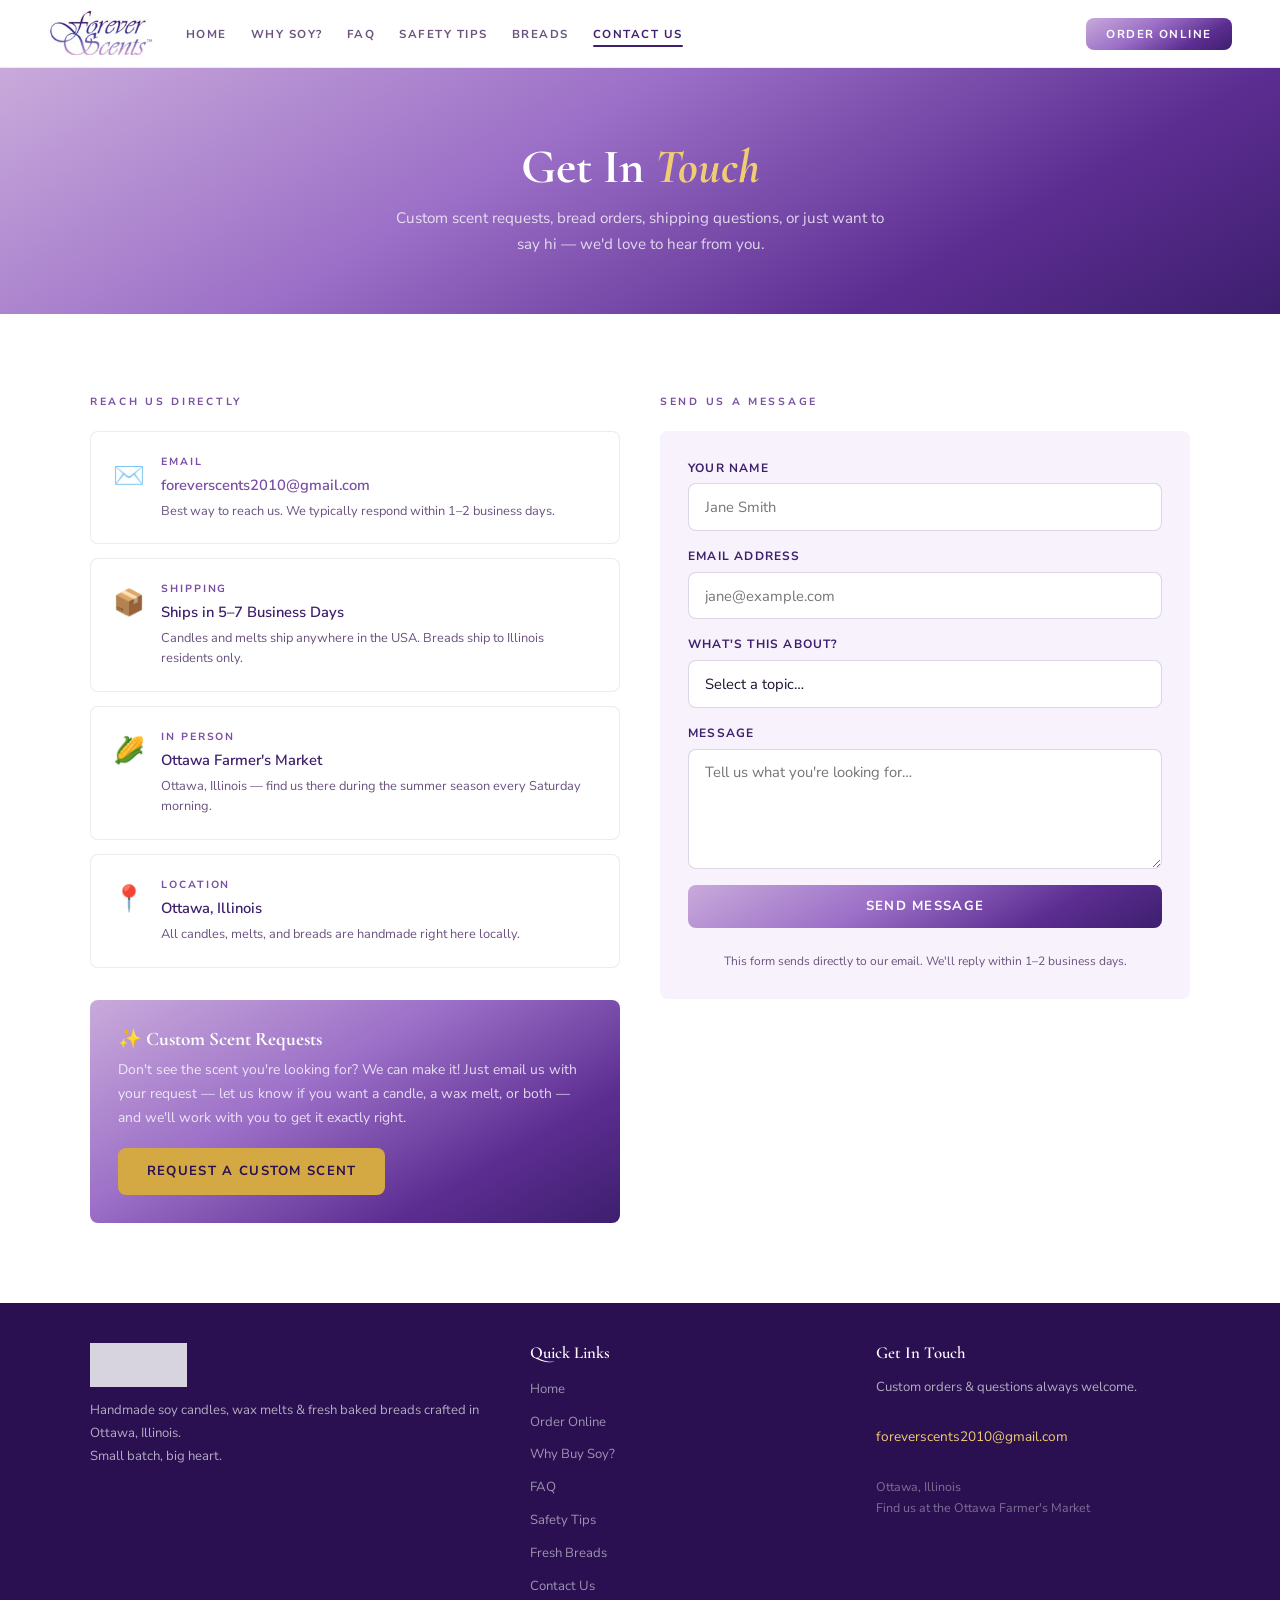
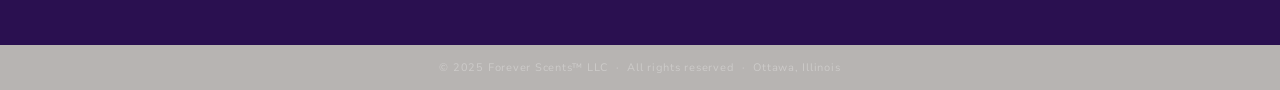
<file: contact-us.html>
<!DOCTYPE html>
<html lang="en">
<head>
  <meta charset="UTF-8">
  <meta name="viewport" content="width=device-width, initial-scale=1.0">
  <meta name="description" content="Contact Forever Scents — custom candle orders, questions about shipping, or just saying hello. We're based in Ottawa, Illinois.">
  <title>Contact Us – Forever Scents</title>
  <link rel="preconnect" href="https://fonts.googleapis.com">
  <link href="https://fonts.googleapis.com/css2?family=Cormorant+Garamond:ital,wght@0,400;0,600;1,400;1,600&family=Nunito+Sans:wght@300;400;600;700&display=swap" rel="stylesheet">
  <link rel="stylesheet" href="style.css">
  <style>
    .contact-card {
      display: flex;
      gap: 1rem;
      align-items: flex-start;
      padding: 1.4rem;
    }
    .cc-icon {
      font-size: 1.6rem;
      flex-shrink: 0;
      margin-top: 2px;
    }
    .cc-label {
      font-size: 0.65rem;
      letter-spacing: 0.18em;
      text-transform: uppercase;
      font-weight: 700;
      color: var(--violet);
      margin-bottom: 0.2rem;
    }
    .cc-value {
      font-size: 0.92rem;
      color: var(--deep);
      font-weight: 600;
    }
    .cc-value a {
      color: var(--violet);
      text-decoration: none;
    }
    .cc-value a:hover { text-decoration: underline; }
    .cc-note {
      font-size: 0.8rem;
      color: var(--muted);
      margin-top: 0.2rem;
      line-height: 1.6;
    }
  </style>
</head>
<body class="page-body">

  <div class="page-hero">
    <h1>Get In <em style="color:var(--gold-lt);">Touch</em></h1>
    <p>Custom scent requests, bread orders, shipping questions, or just want to say hi — we'd love to hear from you.</p>
  </div>

  <section class="content-section bg-white">
    <div class="content-inner-wide">
      <div class="grid-2" style="gap:2.5rem; align-items:start;">

        <!-- CONTACT INFO -->
        <div>
          <span class="section-label" style="margin-bottom:1.25rem; display:block;">Reach Us Directly</span>

          <div style="display:flex; flex-direction:column; gap:0.85rem; margin-bottom:2rem;">

            <div class="card contact-card">
              <span class="cc-icon">✉️</span>
              <div>
                <p class="cc-label">Email</p>
                <p class="cc-value"><a href="mailto:foreverscents2010@gmail.com">foreverscents2010@gmail.com</a></p>
                <p class="cc-note">Best way to reach us. We typically respond within 1–2 business days.</p>
              </div>
            </div>

            <div class="card contact-card">
              <span class="cc-icon">📦</span>
              <div>
                <p class="cc-label">Shipping</p>
                <p class="cc-value">Ships in 5–7 Business Days</p>
                <p class="cc-note">Candles and melts ship anywhere in the USA. Breads ship to Illinois residents only.</p>
              </div>
            </div>

            <div class="card contact-card">
              <span class="cc-icon">🌽</span>
              <div>
                <p class="cc-label">In Person</p>
                <p class="cc-value">Ottawa Farmer's Market</p>
                <p class="cc-note">Ottawa, Illinois — find us there during the summer season every Saturday morning.</p>
              </div>
            </div>

            <div class="card contact-card">
              <span class="cc-icon">📍</span>
              <div>
                <p class="cc-label">Location</p>
                <p class="cc-value">Ottawa, Illinois</p>
                <p class="cc-note">All candles, melts, and breads are handmade right here locally.</p>
              </div>
            </div>

          </div>

          <!-- CUSTOM ORDER CALLOUT -->
          <div style="background:var(--grad); border-radius:var(--radius); padding:1.75rem; color:var(--white);">
            <h3 style="color:var(--white); font-size:1.2rem; margin-bottom:0.5rem;">✨ Custom Scent Requests</h3>
            <p style="color:rgba(255,255,255,0.8); font-size:0.87rem; line-height:1.75; margin-bottom:1.1rem;">
              Don't see the scent you're looking for? We can make it! Just email us with your request — let us know if you want a candle, a wax melt, or both — and we'll work with you to get it exactly right.
            </p>
            <a href="mailto:foreverscents2010@gmail.com?subject=Custom Scent Request" class="btn btn-gold">Request a Custom Scent</a>
          </div>

        </div>

        <!-- CONTACT FORM -->
        <div>
          <span class="section-label" style="margin-bottom:1.25rem; display:block;">Send Us a Message</span>
          <div style="background:var(--off-white); border-radius:var(--radius); padding:1.75rem;">
            <form class="contact-form" onsubmit="handleSubmit(event)">

              <div class="form-group">
                <label for="name">Your Name</label>
                <input type="text" id="name" name="name" placeholder="Jane Smith" required>
              </div>

              <div class="form-group">
                <label for="email">Email Address</label>
                <input type="email" id="email" name="email" placeholder="jane@example.com" required>
              </div>

              <div class="form-group">
                <label for="subject">What's this about?</label>
                <select id="subject" name="subject">
                  <option value="">Select a topic…</option>
                  <option value="order">Place an Order</option>
                  <option value="custom">Custom Scent Request</option>
                  <option value="bread">Bread Order</option>
                  <option value="shipping">Shipping Question</option>
                  <option value="other">Something Else</option>
                </select>
              </div>

              <div class="form-group">
                <label for="message">Message</label>
                <textarea id="message" name="message" placeholder="Tell us what you're looking for…" required></textarea>
              </div>

              <button type="submit" class="btn btn-purple" style="width:100%; justify-content:center;">Send Message</button>

              <p style="font-size:0.75rem; color:var(--muted); text-align:center; margin-top:0.5rem;">
                This form sends directly to our email. We'll reply within 1–2 business days.
              </p>

            </form>
            <div id="form-success" style="display:none; text-align:center; padding:2rem;">
              <p style="font-size:1.5rem; margin-bottom:0.5rem;">✅</p>
              <h3 style="margin-bottom:0.4rem;">Message Sent!</h3>
              <p style="font-size:0.88rem; color:var(--muted);">Thanks for reaching out. We'll be in touch within 1–2 business days.</p>
            </div>
          </div>
        </div>

      </div>
    </div>
  </section>

  <script src="shared.js"></script>
  <script>
    function handleSubmit(e) {
      e.preventDefault();
      const form = e.target;
      const name    = form.name.value;
      const email   = form.email.value;
      const subject = form.subject.value;
      const message = form.message.value;

      // Build mailto link
      const mailtoSubject = encodeURIComponent('Forever Scents Website Inquiry' + (subject ? ' — ' + subject : ''));
      const mailtoBody    = encodeURIComponent(`Name: ${name}\nEmail: ${email}\n\n${message}`);
      window.location.href = `mailto:foreverscents2010@gmail.com?subject=${mailtoSubject}&body=${mailtoBody}`;

      // Show success message
      form.style.display = 'none';
      document.getElementById('form-success').style.display = 'block';
    }
  </script>
</body>
</html>
</file>
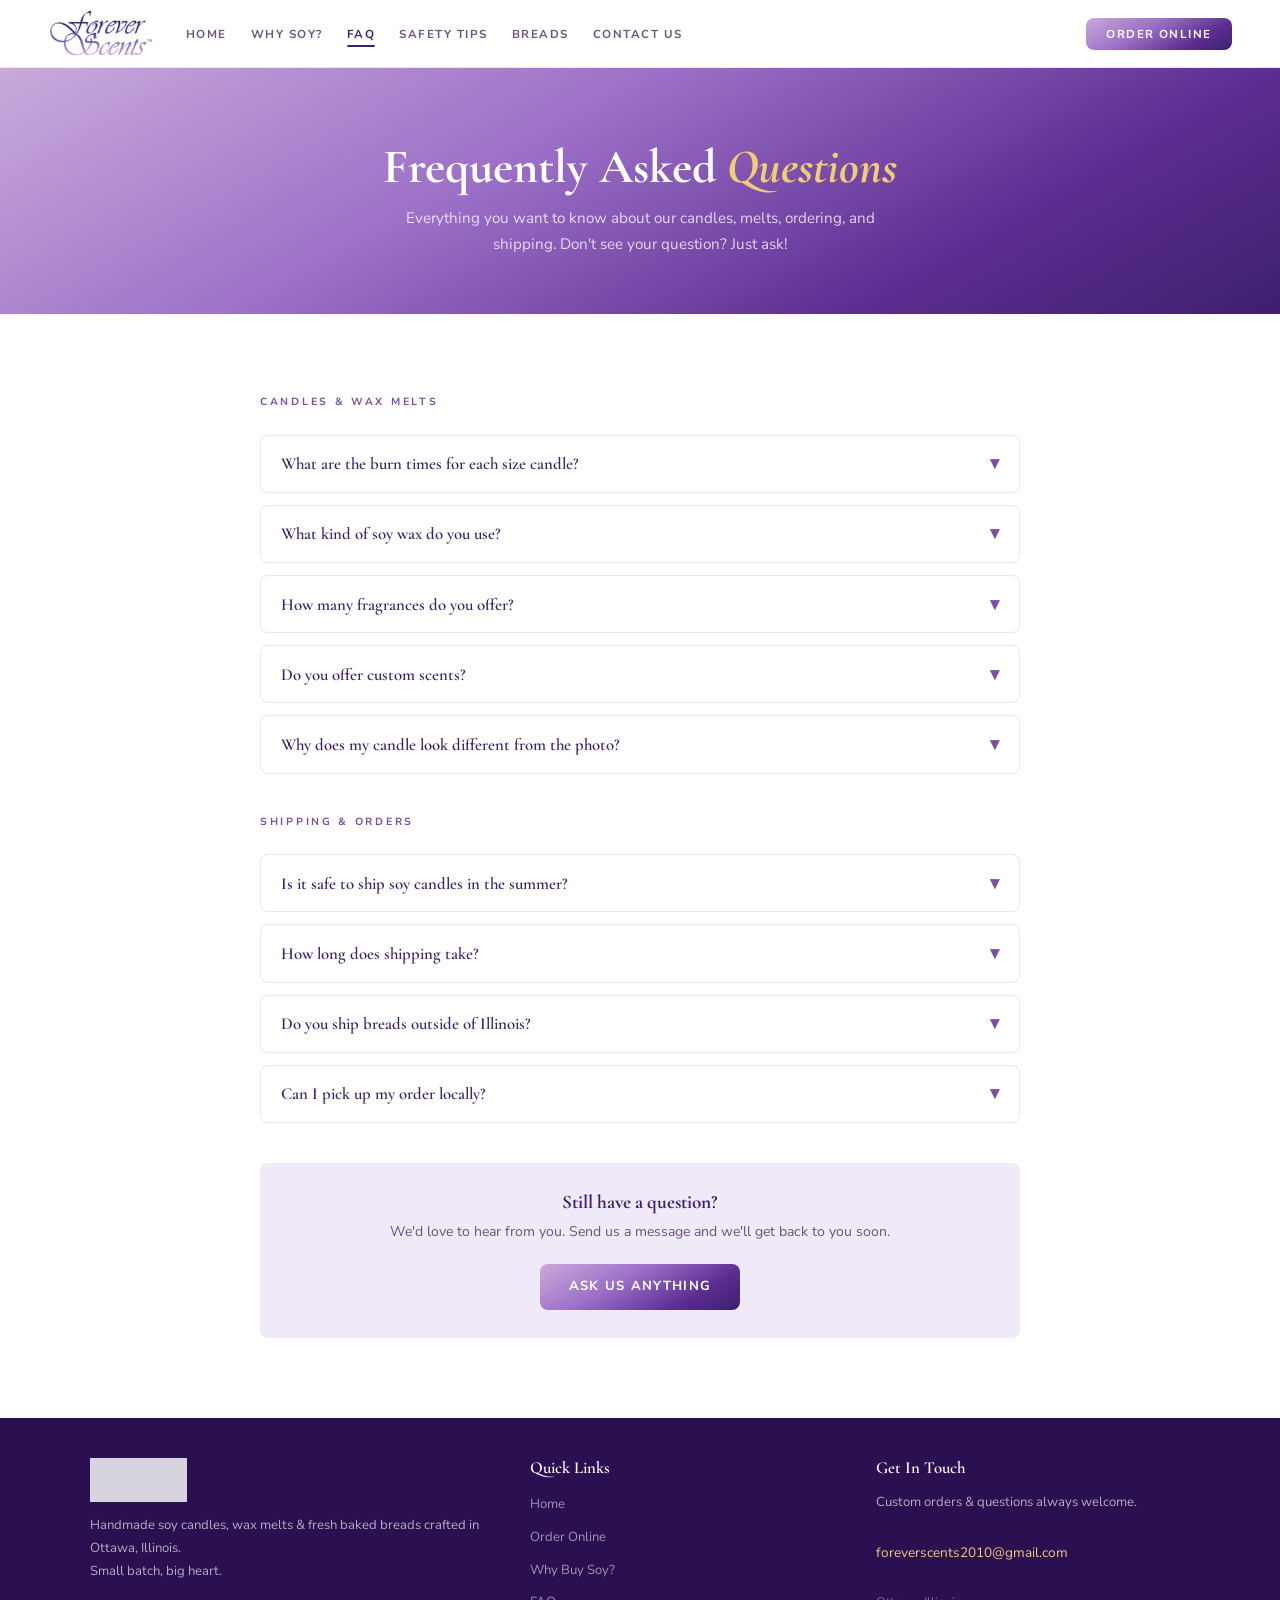
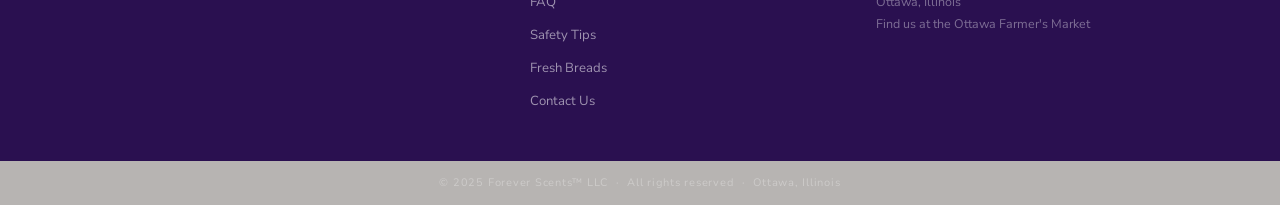
<file: faq.html>
<!DOCTYPE html>
<html lang="en">
<head>
  <meta charset="UTF-8">
  <meta name="viewport" content="width=device-width, initial-scale=1.0">
  <meta name="description" content="Frequently asked questions about Forever Scents soy candles and wax melts — burn times, shipping, custom orders, wax types, and more.">
  <title>FAQ – Forever Scents</title>
  <link rel="preconnect" href="https://fonts.googleapis.com">
  <link href="https://fonts.googleapis.com/css2?family=Cormorant+Garamond:ital,wght@0,400;0,600;1,400;1,600&family=Nunito+Sans:wght@300;400;600;700&display=swap" rel="stylesheet">
  <link rel="stylesheet" href="style.css">
</head>
<body class="page-body">

  <div class="page-hero">
    <h1>Frequently Asked <em style="color:var(--gold-lt);">Questions</em></h1>
    <p>Everything you want to know about our candles, melts, ordering, and shipping. Don't see your question? Just ask!</p>
  </div>

  <section class="content-section bg-white">
    <div class="content-inner">

      <span class="section-label" style="margin-bottom:1.5rem;display:block;">Candles &amp; Wax Melts</span>

      <div class="accordion-item">
        <button class="accordion-btn" aria-expanded="false">
          What are the burn times for each size candle?
          <span class="chevron">▾</span>
        </button>
        <div class="accordion-body">
          Our <strong>9 oz candle</strong> burns for approximately <strong>40–50 hours</strong>.<br>
          Our <strong>6 Cube wax melt block</strong> lasts for up to <strong>50 hours</strong>.<br><br>
          Actual burn time can vary depending on draft conditions, wick trimming, and how long each session burns. See our <a href="safety-tips.html" style="color:var(--violet);">Safety Tips</a> for best practices to maximize your burn time.
        </div>
      </div>

      <div class="accordion-item">
        <button class="accordion-btn" aria-expanded="false">
          What kind of soy wax do you use?
          <span class="chevron">▾</span>
        </button>
        <div class="accordion-body">
          We use <strong>Golden Brand Soy Wax</strong> and <strong>EcoSoya PB Pillar Soy Wax</strong> — both are all-natural, premium soy waxes known for excellent scent throw and a clean, even burn. No paraffin blends, ever.
        </div>
      </div>

      <div class="accordion-item">
        <button class="accordion-btn" aria-expanded="false">
          How many fragrances do you offer?
          <span class="chevron">▾</span>
        </button>
        <div class="accordion-body">
          We carry over <strong>60 fragrances</strong> across our candle and wax melt lines, including seasonal scents. Visit our <a href="order-online.html" style="color:var(--violet);">Order Online</a> page to browse the full current selection. And if you don't see what you're looking for — we can make it!
        </div>
      </div>

      <div class="accordion-item">
        <button class="accordion-btn" aria-expanded="false">
          Do you offer custom scents?
          <span class="chevron">▾</span>
        </button>
        <div class="accordion-body">
          Absolutely! If a scent isn't listed, or you have something specific in mind, we can create a custom soy candle or wax melt just for you. <a href="contact-us.html" style="color:var(--violet);">Contact us</a> with your request and we'll work with you to get it exactly right.
        </div>
      </div>

      <div class="accordion-item">
        <button class="accordion-btn" aria-expanded="false">
          Why does my candle look different from the photo?
          <span class="chevron">▾</span>
        </button>
        <div class="accordion-body">
          Because every candle is handpoured, there may be slight variations in color, texture, or appearance from batch to batch. This is completely normal and a natural characteristic of artisan soy candles — it doesn't affect the scent or burn quality at all.
        </div>
      </div>

      <span class="section-label" style="margin: 2.5rem 0 1.5rem; display:block;">Shipping &amp; Orders</span>

      <div class="accordion-item">
        <button class="accordion-btn" aria-expanded="false">
          Is it safe to ship soy candles in the summer?
          <span class="chevron">▾</span>
        </button>
        <div class="accordion-body">
          Soy wax has a lower melting point than paraffin, so candles shipped in hot summer weather <strong>may soften slightly</strong> during transit. They will re-harden once cooled and this doesn't affect burn quality. We recommend ordering early in the week so packages aren't sitting in a hot truck over the weekend.
        </div>
      </div>

      <div class="accordion-item">
        <button class="accordion-btn" aria-expanded="false">
          How long does shipping take?
          <span class="chevron">▾</span>
        </button>
        <div class="accordion-body">
          Please allow <strong>5–7 business days</strong> from the time your order is placed. All candles and melts are handmade in small batches, so we want to make sure yours is fresh and perfect before it ships.
        </div>
      </div>

      <div class="accordion-item">
        <button class="accordion-btn" aria-expanded="false">
          Do you ship breads outside of Illinois?
          <span class="chevron">▾</span>
        </button>
        <div class="accordion-body">
          At this time, our fresh baked breads are available to <strong>Illinois residents only</strong> for shipping. They're also available in person at the Ottawa Farmer's Market during the summer season. Candles and wax melts ship anywhere in the USA.
        </div>
      </div>

      <div class="accordion-item">
        <button class="accordion-btn" aria-expanded="false">
          Can I pick up my order locally?
          <span class="chevron">▾</span>
        </button>
        <div class="accordion-body">
          Yes! You can find us at the <strong>Ottawa Farmer's Market</strong> in Ottawa, Illinois during the summer season. It's a great way to browse in person, smell the scents, and avoid shipping entirely. <a href="contact-us.html" style="color:var(--violet);">Contact us</a> if you'd like to arrange a local pickup outside of market days.
        </div>
      </div>

      <!-- Submit a question -->
      <div style="margin-top:2.5rem; padding:1.75rem; background:var(--pale); border-radius:var(--radius); text-align:center;">
        <h3 style="font-size:1.2rem; margin-bottom:0.5rem;">Still have a question?</h3>
        <p style="font-size:0.88rem; color:var(--muted); margin-bottom:1.25rem;">We'd love to hear from you. Send us a message and we'll get back to you soon.</p>
        <a href="contact-us.html" class="btn btn-purple">Ask Us Anything</a>
      </div>

    </div>
  </section>

  <script src="shared.js"></script>
</body>
</html>
</file>
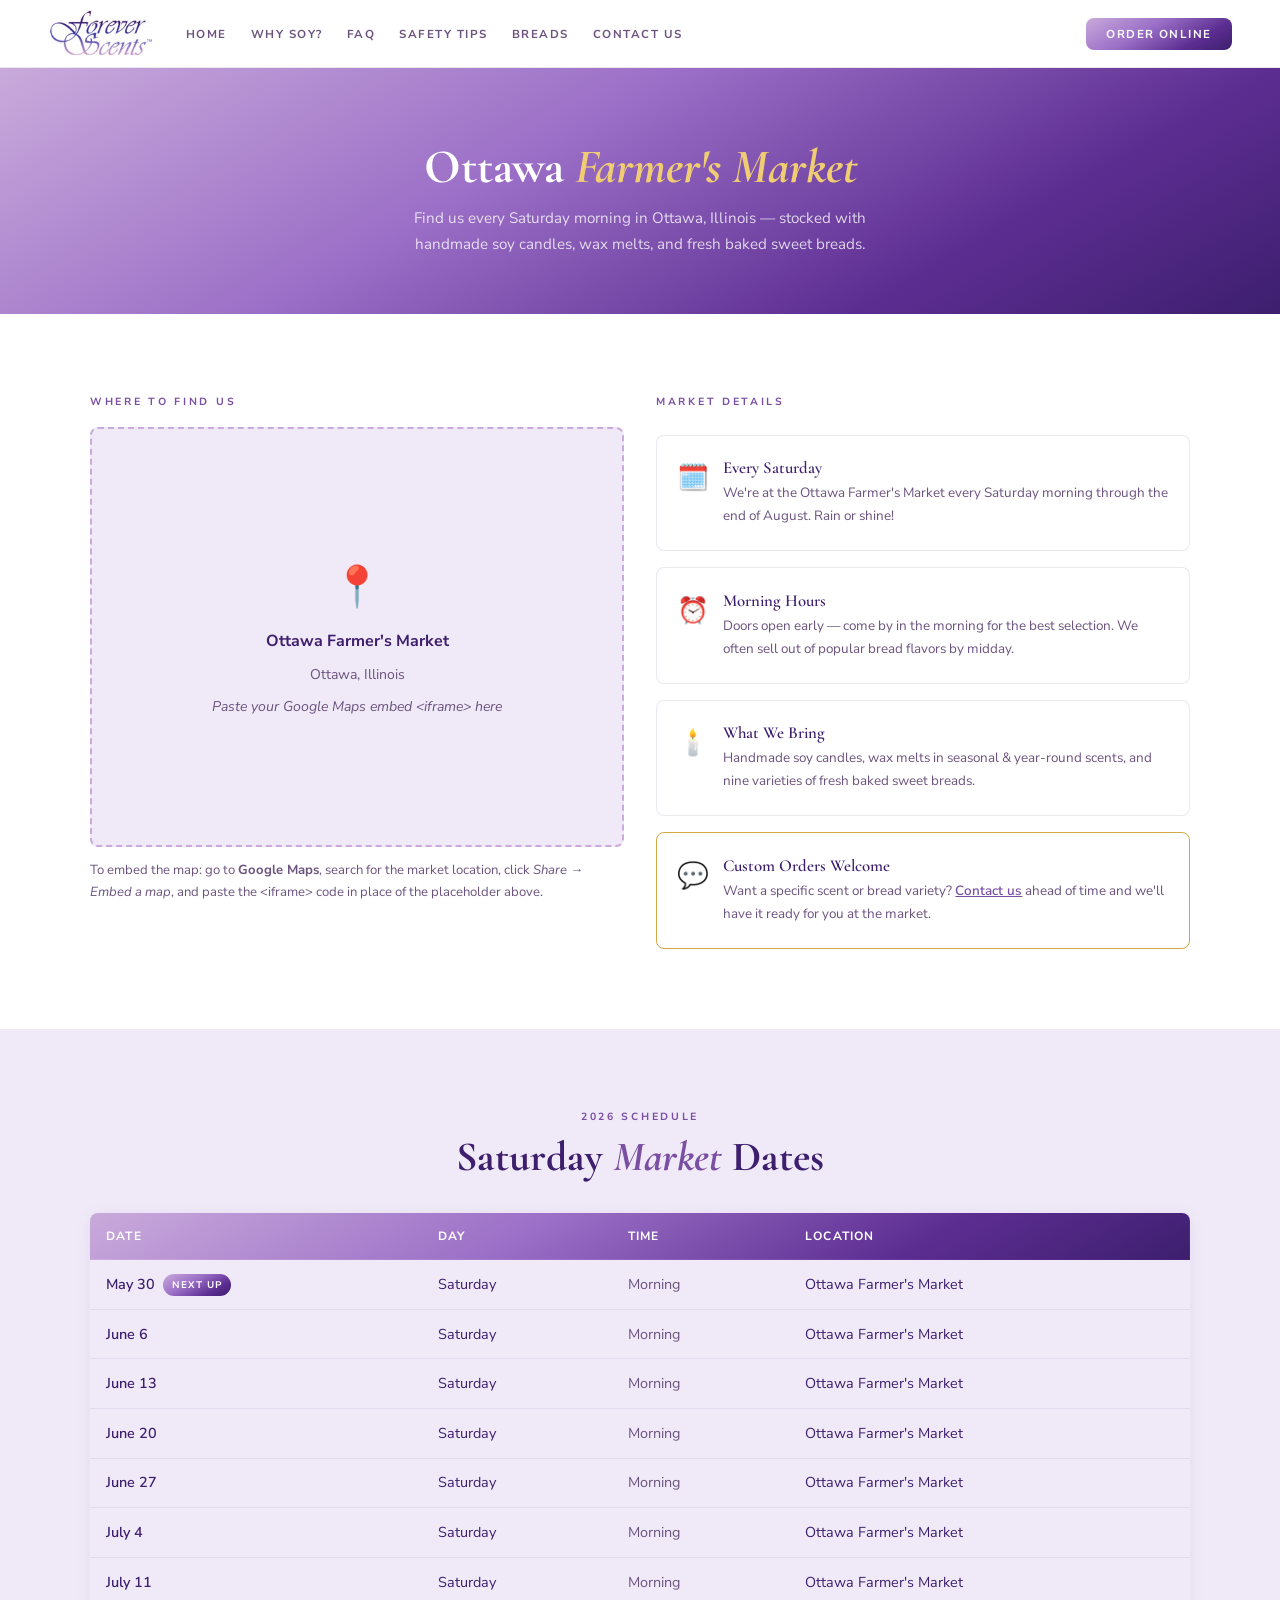
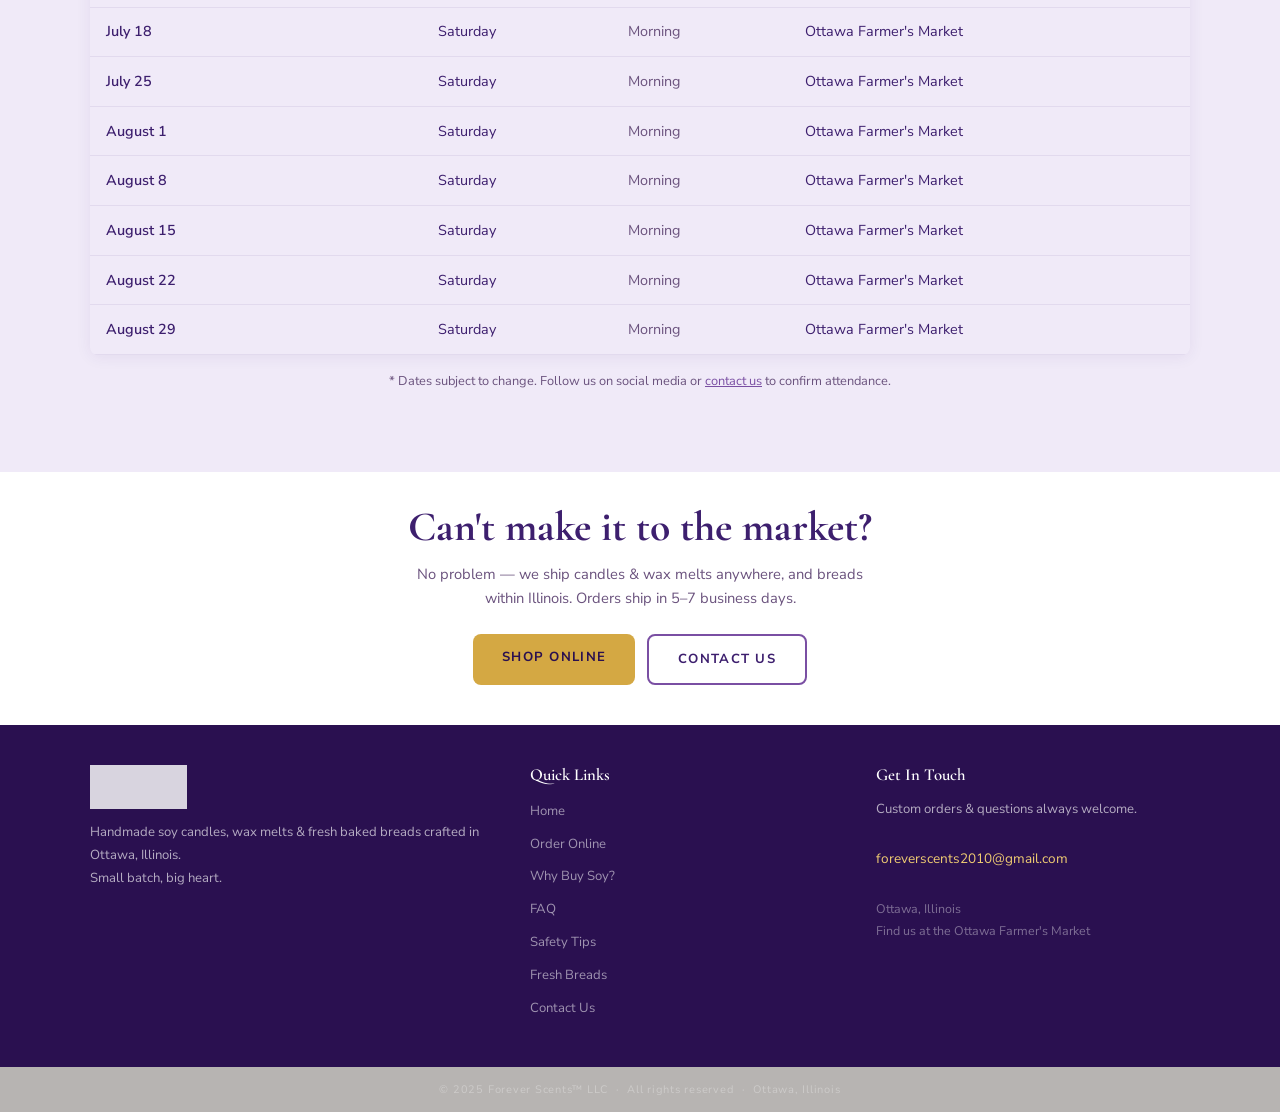
<file: ottawa-farmers-market.html>
<!DOCTYPE html>
<html lang="en">
<head>
  <meta charset="UTF-8">
  <meta name="viewport" content="width=device-width, initial-scale=1.0">
  <meta name="description" content="Find Forever Scents at the Ottawa Farmer's Market every Saturday morning. Handmade soy candles, wax melts & fresh baked breads in Ottawa, Illinois.">
  <title>Ottawa Farmer's Market – Forever Scents</title>
  <link rel="preconnect" href="https://fonts.googleapis.com">
  <link href="https://fonts.googleapis.com/css2?family=Cormorant+Garamond:ital,wght@0,400;0,600;1,400;1,600&family=Nunito+Sans:wght@300;400;600;700&display=swap" rel="stylesheet">
  <link rel="stylesheet" href="style.css">
  <style>
    /* MAP PLACEHOLDER */
    .map-placeholder {
      width: 100%;
      height: 320px;
      background: var(--pale);
      border: 2px dashed var(--lavender);
      border-radius: var(--radius);
      display: flex;
      flex-direction: column;
      align-items: center;
      justify-content: center;
      gap: 0.6rem;
      color: var(--muted);
      font-size: 0.88rem;
      text-align: center;
      padding: 1rem;
    }
    .map-placeholder .map-icon { font-size: 2.5rem; }
    .map-placeholder strong { color: var(--deep); font-size: 1rem; display: block; }

    /* If you have a real embed, replace .map-placeholder with an <iframe> like:
       <iframe src="https://www.google.com/maps/embed?..." width="100%" height="320"
               style="border:0; border-radius:8px;" allowfullscreen loading="lazy"></iframe> */

    /* MARKET TABLE */
    .market-table {
      width: 100%;
      border-collapse: collapse;
      font-size: 0.9rem;
    }
    .market-table thead {
      background: var(--grad);
      color: var(--white);
    }
    .market-table thead th {
      padding: 0.85rem 1rem;
      text-align: left;
      font-family: 'Nunito Sans', sans-serif;
      font-weight: 700;
      font-size: 0.75rem;
      letter-spacing: 0.1em;
      text-transform: uppercase;
    }
    .market-table tbody tr {
      border-bottom: 1px solid rgba(61,31,110,0.08);
      transition: background 0.15s;
    }
    .market-table tbody tr:hover { background: var(--pale); }
    .market-table tbody tr.past { opacity: 0.45; }
    .market-table td {
      padding: 0.8rem 1rem;
      color: var(--deep);
      vertical-align: middle;
    }
    .market-table td.date-col { font-weight: 600; }
    .market-table td.time-col { color: var(--muted); }
    .badge-upcoming {
      display: inline-block;
      background: var(--grad);
      color: var(--white);
      font-size: 0.6rem;
      font-weight: 700;
      letter-spacing: 0.1em;
      text-transform: uppercase;
      padding: 0.2rem 0.55rem;
      border-radius: 50px;
      margin-left: 0.5rem;
      vertical-align: middle;
    }

    /* INFO CARDS */
    .info-card {
      background: var(--white);
      border: 1.5px solid rgba(61,31,110,0.1);
      border-radius: var(--radius);
      padding: 1.4rem 1.25rem;
      display: flex;
      gap: 0.9rem;
      align-items: flex-start;
    }
    .info-card .ic-icon { font-size: 1.6rem; flex-shrink: 0; }
    .info-card h3 {
      font-family: 'Cormorant Garamond', serif;
      font-size: 1.05rem;
      font-weight: 600;
      color: var(--deep);
      margin-bottom: 0.3rem;
    }
    .info-card p {
      font-size: 0.84rem;
      color: var(--muted);
      line-height: 1.7;
    }

    @media (min-width: 768px) {
      .map-placeholder { height: 420px; }
    }
  </style>
</head>
<body class="page-body">

  <div class="page-hero">
    <h1>Ottawa <em style="color:var(--gold-lt);">Farmer's Market</em></h1>
    <p>Find us every Saturday morning in Ottawa, Illinois — stocked with handmade soy candles, wax melts, and fresh baked sweet breads.</p>
  </div>

  <!-- MAP + INFO -->
  <section class="content-section bg-white">
    <div class="content-inner-wide">

      <div class="grid-2" style="gap:2rem; align-items:start;">

        <!-- MAP -->
        <div>
          <span class="section-label" style="display:block; margin-bottom:1rem;">Where to Find Us</span>

          <!-- ↓ Replace this div with a real Google Maps <iframe> embed when ready -->
          <div class="map-placeholder">
            <span class="map-icon">📍</span>
            <strong>Ottawa Farmer's Market</strong>
            Ottawa, Illinois<br>
            <em>Paste your Google Maps embed &lt;iframe&gt; here</em>
          </div>
          <!-- ↑ -->

          <p style="font-size:0.82rem; color:var(--muted); margin-top:0.75rem; line-height:1.7;">
            To embed the map: go to <strong>Google Maps</strong>, search for the market location, click <em>Share → Embed a map</em>, and paste the &lt;iframe&gt; code in place of the placeholder above.
          </p>
        </div>

        <!-- QUICK INFO -->
        <div style="display:flex; flex-direction:column; gap:1rem;">

          <span class="section-label" style="display:block;">Market Details</span>

          <div class="info-card">
            <span class="ic-icon">🗓️</span>
            <div>
              <h3>Every Saturday</h3>
              <p>We're at the Ottawa Farmer's Market every Saturday morning through the end of August. Rain or shine!</p>
            </div>
          </div>

          <div class="info-card">
            <span class="ic-icon">⏰</span>
            <div>
              <h3>Morning Hours</h3>
              <p>Doors open early — come by in the morning for the best selection. We often sell out of popular bread flavors by midday.</p>
            </div>
          </div>

          <div class="info-card">
            <span class="ic-icon">🕯️</span>
            <div>
              <h3>What We Bring</h3>
              <p>Handmade soy candles, wax melts in seasonal &amp; year-round scents, and nine varieties of fresh baked sweet breads.</p>
            </div>
          </div>

          <div class="info-card" style="border-color:var(--gold);">
            <span class="ic-icon">💬</span>
            <div>
              <h3>Custom Orders Welcome</h3>
              <p>Want a specific scent or bread variety? <a href="contact-us.html" style="color:var(--violet); font-weight:600;">Contact us</a> ahead of time and we'll have it ready for you at the market.</p>
            </div>
          </div>

        </div>
      </div>

    </div>
  </section>

  <!-- MARKET SCHEDULE -->
  <section class="content-section bg-pale">
    <div class="content-inner-wide">

      <div class="section-center" style="margin-bottom:2rem;">
        <span class="section-label">2026 Schedule</span>
        <h2 class="section-title">Saturday <em>Market</em> Dates</h2>
      </div>

      <div style="overflow-x:auto; border-radius:var(--radius); box-shadow:0 2px 16px rgba(61,31,110,0.07);">
        <table class="market-table">
          <thead>
            <tr>
              <th>Date</th>
              <th>Day</th>
              <th>Time</th>
              <th>Location</th>
            </tr>
          </thead>
          <tbody>
            <tr>
              <td class="date-col">May 30<span class="badge-upcoming">Next Up</span></td>
              <td>Saturday</td>
              <td class="time-col">Morning</td>
              <td>Ottawa Farmer's Market</td>
            </tr>
            <tr>
              <td class="date-col">June 6</td>
              <td>Saturday</td>
              <td class="time-col">Morning</td>
              <td>Ottawa Farmer's Market</td>
            </tr>
            <tr>
              <td class="date-col">June 13</td>
              <td>Saturday</td>
              <td class="time-col">Morning</td>
              <td>Ottawa Farmer's Market</td>
            </tr>
            <tr>
              <td class="date-col">June 20</td>
              <td>Saturday</td>
              <td class="time-col">Morning</td>
              <td>Ottawa Farmer's Market</td>
            </tr>
            <tr>
              <td class="date-col">June 27</td>
              <td>Saturday</td>
              <td class="time-col">Morning</td>
              <td>Ottawa Farmer's Market</td>
            </tr>
            <tr>
              <td class="date-col">July 4</td>
              <td>Saturday</td>
              <td class="time-col">Morning</td>
              <td>Ottawa Farmer's Market</td>
            </tr>
            <tr>
              <td class="date-col">July 11</td>
              <td>Saturday</td>
              <td class="time-col">Morning</td>
              <td>Ottawa Farmer's Market</td>
            </tr>
            <tr>
              <td class="date-col">July 18</td>
              <td>Saturday</td>
              <td class="time-col">Morning</td>
              <td>Ottawa Farmer's Market</td>
            </tr>
            <tr>
              <td class="date-col">July 25</td>
              <td>Saturday</td>
              <td class="time-col">Morning</td>
              <td>Ottawa Farmer's Market</td>
            </tr>
            <tr>
              <td class="date-col">August 1</td>
              <td>Saturday</td>
              <td class="time-col">Morning</td>
              <td>Ottawa Farmer's Market</td>
            </tr>
            <tr>
              <td class="date-col">August 8</td>
              <td>Saturday</td>
              <td class="time-col">Morning</td>
              <td>Ottawa Farmer's Market</td>
            </tr>
            <tr>
              <td class="date-col">August 15</td>
              <td>Saturday</td>
              <td class="time-col">Morning</td>
              <td>Ottawa Farmer's Market</td>
            </tr>
            <tr>
              <td class="date-col">August 22</td>
              <td>Saturday</td>
              <td class="time-col">Morning</td>
              <td>Ottawa Farmer's Market</td>
            </tr>
            <tr>
              <td class="date-col">August 29</td>
              <td>Saturday</td>
              <td class="time-col">Morning</td>
              <td>Ottawa Farmer's Market</td>
            </tr>
          </tbody>
        </table>
      </div>

      <p style="font-size:0.8rem; color:var(--muted); margin-top:1rem; text-align:center;">
        * Dates subject to change. Follow us on social media or <a href="contact-us.html" style="color:var(--violet);">contact us</a> to confirm attendance.
      </p>

    </div>
  </section>

  <!-- CTA -->
  <section class="content-section bg-white" style="padding-top:2rem; padding-bottom:2.5rem;">
    <div class="content-inner" style="text-align:center;">
      <h2 class="section-title" style="margin-bottom:0.75rem;">Can't make it to the market?</h2>
      <p style="color:var(--muted); font-size:0.92rem; margin-bottom:1.5rem; max-width:460px; margin-left:auto; margin-right:auto;">
        No problem — we ship candles &amp; wax melts anywhere, and breads within Illinois. Orders ship in 5–7 business days.
      </p>
      <div style="display:flex; gap:0.75rem; justify-content:center; flex-wrap:wrap;">
        <a href="order-online.html" class="btn btn-gold">Shop Online</a>
        <a href="contact-us.html" class="btn btn-outline-purple">Contact Us</a>
      </div>
    </div>
  </section>

  <script src="shared.js"></script>
</body>
</html>
</file>
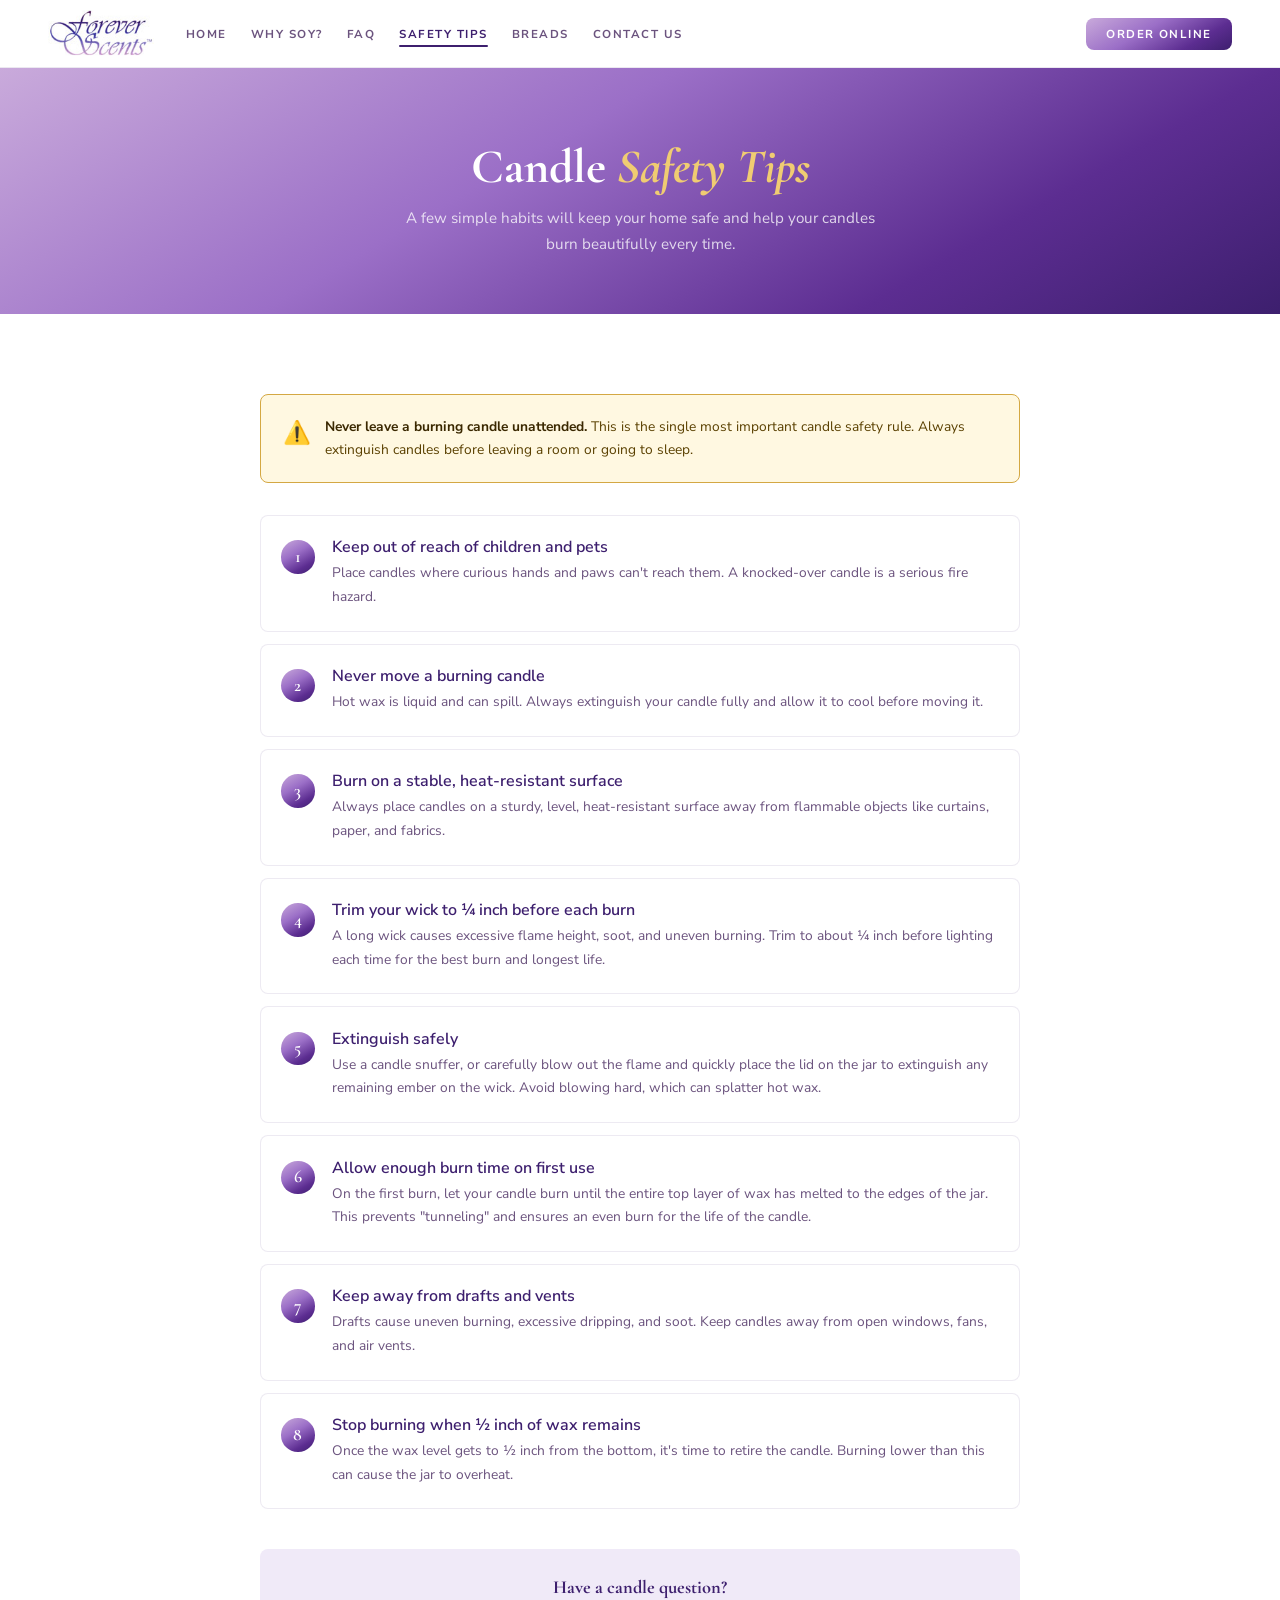
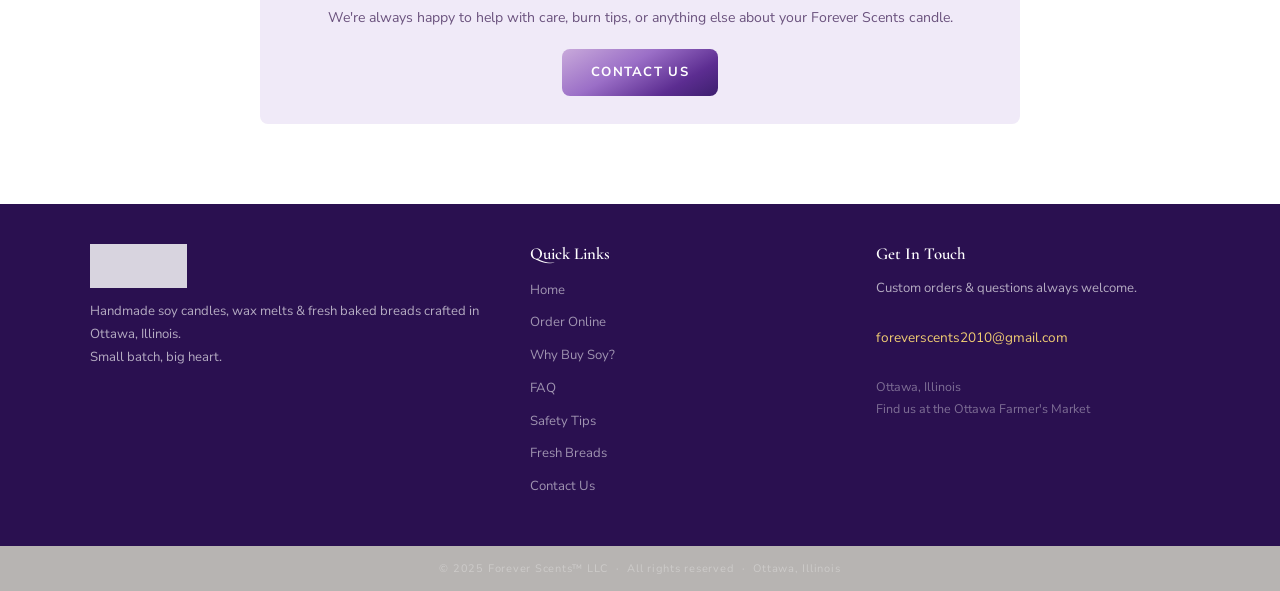
<file: safety-tips.html>
<!DOCTYPE html>
<html lang="en">
<head>
  <meta charset="UTF-8">
  <meta name="viewport" content="width=device-width, initial-scale=1.0">
  <meta name="description" content="Candle safety tips from Forever Scents — how to safely burn your soy candles and get the best performance.">
  <title>Candle Safety Tips – Forever Scents</title>
  <link rel="preconnect" href="https://fonts.googleapis.com">
  <link href="https://fonts.googleapis.com/css2?family=Cormorant+Garamond:ital,wght@0,400;0,600;1,400;1,600&family=Nunito+Sans:wght@300;400;600;700&display=swap" rel="stylesheet">
  <link rel="stylesheet" href="style.css">
  <style>
    .tip-card {
      display: flex;
      gap: 1.1rem;
      align-items: flex-start;
      padding: 1.4rem 1.25rem;
    }
    .tip-num {
      background: var(--grad);
      color: var(--white);
      font-family: 'Cormorant Garamond', serif;
      font-size: 1.1rem;
      font-weight: 600;
      width: 2.1rem;
      height: 2.1rem;
      border-radius: 50%;
      display: flex;
      align-items: center;
      justify-content: center;
      flex-shrink: 0;
      margin-top: 2px;
    }
    .tip-card h3 {
      font-size: 1rem;
      font-weight: 600;
      margin-bottom: 0.3rem;
      color: var(--deep);
      font-family: 'Nunito Sans', sans-serif;
    }
    .tip-card p {
      font-size: 0.86rem;
      color: var(--muted);
      line-height: 1.7;
    }

    .warning-box {
      background: #fff8e1;
      border: 1.5px solid var(--gold);
      border-radius: var(--radius);
      padding: 1.25rem 1.4rem;
      display: flex;
      gap: 0.85rem;
      align-items: flex-start;
    }
    .warning-box .w-icon { font-size: 1.4rem; flex-shrink: 0; }
    .warning-box p { font-size: 0.86rem; color: #5a4000; line-height: 1.7; }
    .warning-box strong { color: #3a2800; }
  </style>
</head>
<body class="page-body">

  <div class="page-hero">
    <h1>Candle <em style="color:var(--gold-lt);">Safety Tips</em></h1>
    <p>A few simple habits will keep your home safe and help your candles burn beautifully every time.</p>
  </div>

  <section class="content-section bg-white">
    <div class="content-inner">

      <div class="warning-box" style="margin-bottom:2rem;">
        <span class="w-icon">⚠️</span>
        <p><strong>Never leave a burning candle unattended.</strong> This is the single most important candle safety rule. Always extinguish candles before leaving a room or going to sleep.</p>
      </div>

      <div style="display:flex; flex-direction:column; gap:0.75rem;">

        <div class="card tip-card">
          <div class="tip-num">1</div>
          <div>
            <h3>Keep out of reach of children and pets</h3>
            <p>Place candles where curious hands and paws can't reach them. A knocked-over candle is a serious fire hazard.</p>
          </div>
        </div>

        <div class="card tip-card">
          <div class="tip-num">2</div>
          <div>
            <h3>Never move a burning candle</h3>
            <p>Hot wax is liquid and can spill. Always extinguish your candle fully and allow it to cool before moving it.</p>
          </div>
        </div>

        <div class="card tip-card">
          <div class="tip-num">3</div>
          <div>
            <h3>Burn on a stable, heat-resistant surface</h3>
            <p>Always place candles on a sturdy, level, heat-resistant surface away from flammable objects like curtains, paper, and fabrics.</p>
          </div>
        </div>

        <div class="card tip-card">
          <div class="tip-num">4</div>
          <div>
            <h3>Trim your wick to ¼ inch before each burn</h3>
            <p>A long wick causes excessive flame height, soot, and uneven burning. Trim to about ¼ inch before lighting each time for the best burn and longest life.</p>
          </div>
        </div>

        <div class="card tip-card">
          <div class="tip-num">5</div>
          <div>
            <h3>Extinguish safely</h3>
            <p>Use a candle snuffer, or carefully blow out the flame and quickly place the lid on the jar to extinguish any remaining ember on the wick. Avoid blowing hard, which can splatter hot wax.</p>
          </div>
        </div>

        <div class="card tip-card">
          <div class="tip-num">6</div>
          <div>
            <h3>Allow enough burn time on first use</h3>
            <p>On the first burn, let your candle burn until the entire top layer of wax has melted to the edges of the jar. This prevents "tunneling" and ensures an even burn for the life of the candle.</p>
          </div>
        </div>

        <div class="card tip-card">
          <div class="tip-num">7</div>
          <div>
            <h3>Keep away from drafts and vents</h3>
            <p>Drafts cause uneven burning, excessive dripping, and soot. Keep candles away from open windows, fans, and air vents.</p>
          </div>
        </div>

        <div class="card tip-card">
          <div class="tip-num">8</div>
          <div>
            <h3>Stop burning when ½ inch of wax remains</h3>
            <p>Once the wax level gets to ½ inch from the bottom, it's time to retire the candle. Burning lower than this can cause the jar to overheat.</p>
          </div>
        </div>

      </div>

      <div style="margin-top:2.5rem; padding:1.75rem; background:var(--pale); border-radius:var(--radius); text-align:center;">
        <h3 style="font-size:1.15rem; margin-bottom:0.5rem;">Have a candle question?</h3>
        <p style="font-size:0.88rem; color:var(--muted); margin-bottom:1.25rem;">We're always happy to help with care, burn tips, or anything else about your Forever Scents candle.</p>
        <a href="contact-us.html" class="btn btn-purple">Contact Us</a>
      </div>

    </div>
  </section>

  <script src="shared.js"></script>
</body>
</html>
</file>
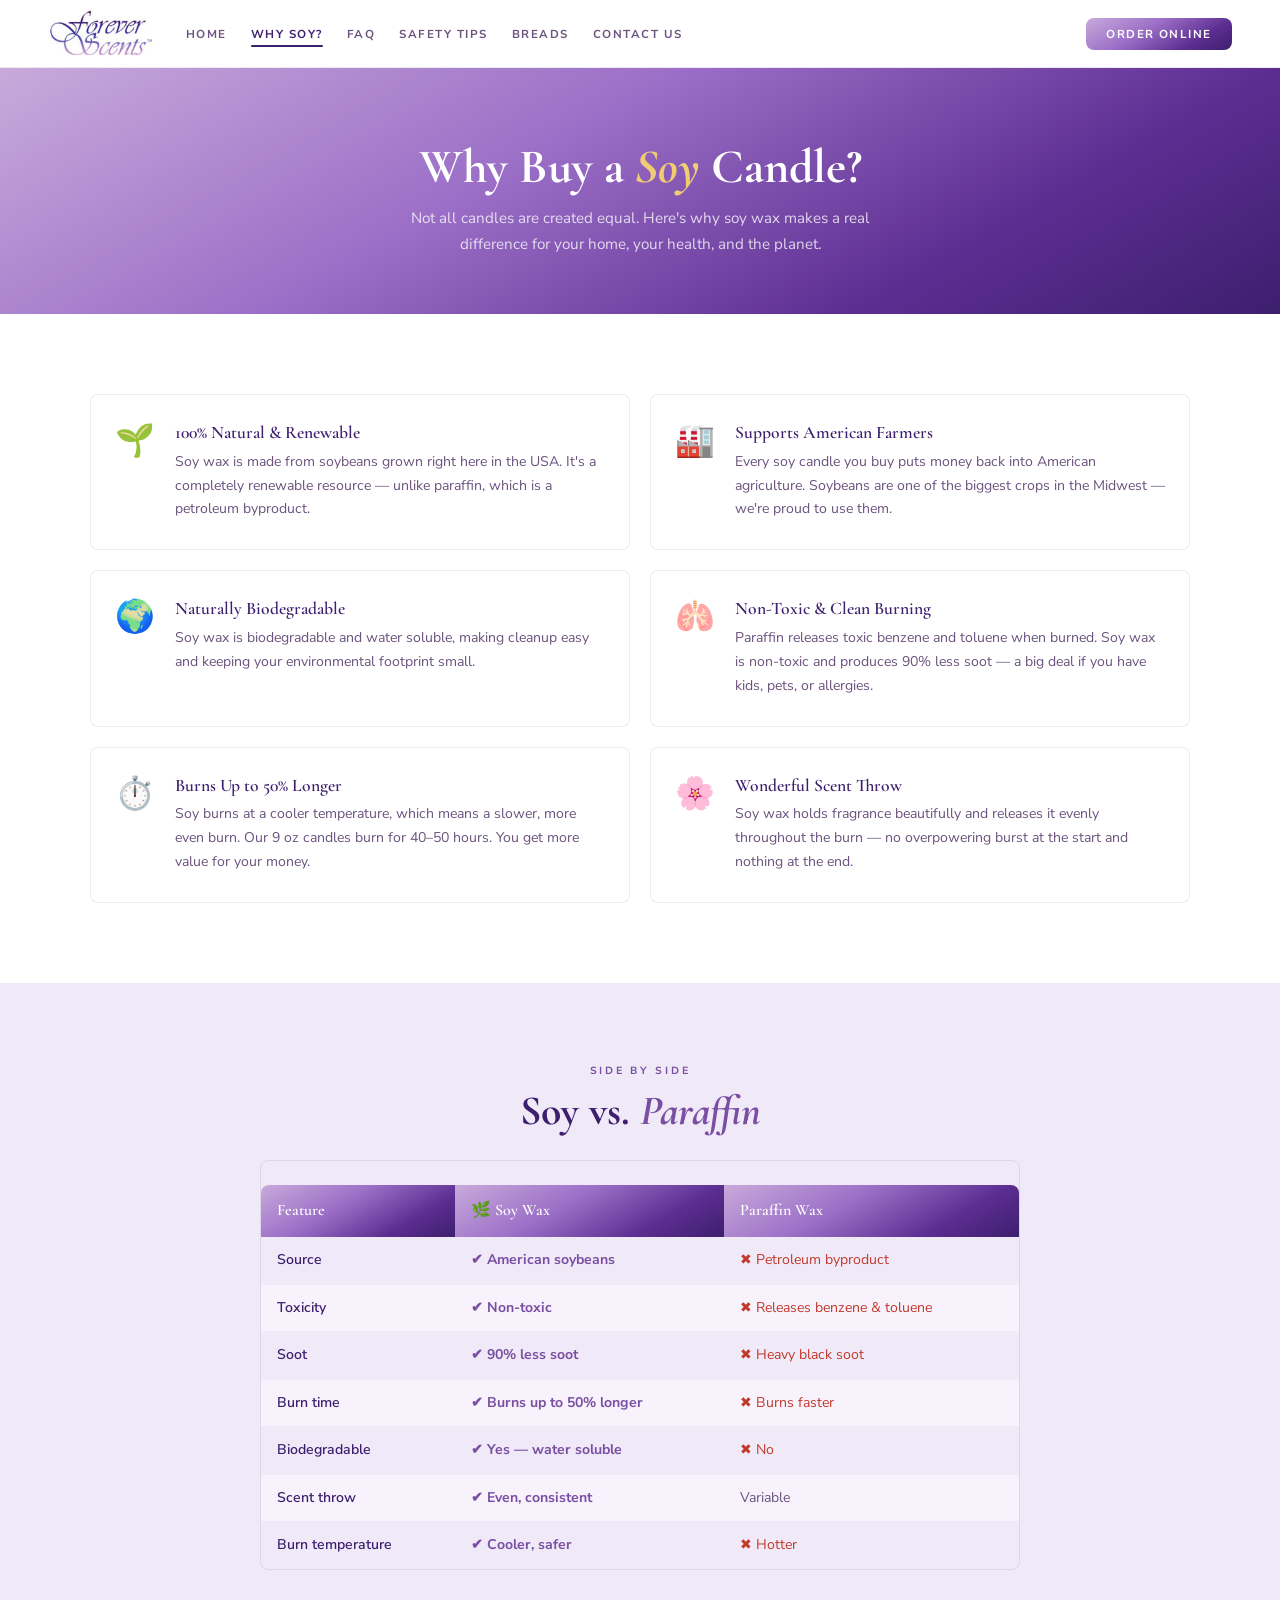
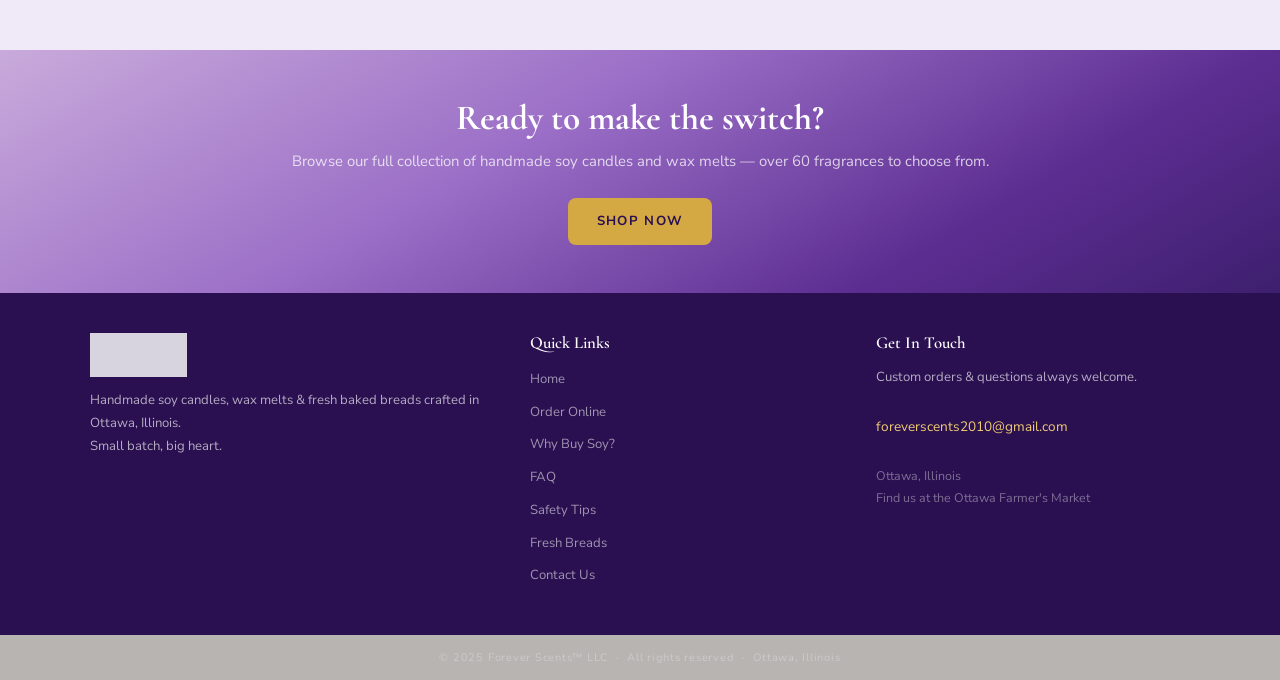
<file: why-buy-soy.html>
<!DOCTYPE html>
<html lang="en">
<head>
  <meta charset="UTF-8">
  <meta name="viewport" content="width=device-width, initial-scale=1.0">
  <meta name="description" content="Why buy a soy candle? Learn the benefits of soy wax over paraffin — cleaner burn, longer lasting, eco-friendly, and made in the USA.">
  <title>Why Buy Soy? – Forever Scents</title>
  <link rel="preconnect" href="https://fonts.googleapis.com">
  <link href="https://fonts.googleapis.com/css2?family=Cormorant+Garamond:ital,wght@0,400;0,600;1,400;1,600&family=Nunito+Sans:wght@300;400;600;700&display=swap" rel="stylesheet">
  <link rel="stylesheet" href="style.css">
  <style>
    .benefit-card {
      padding: 1.75rem 1.5rem;
      display: flex;
      gap: 1.25rem;
      align-items: flex-start;
    }
    .benefit-icon {
      font-size: 2rem;
      line-height: 1;
      flex-shrink: 0;
      margin-top: 2px;
    }
    .benefit-card h3 {
      font-size: 1.1rem;
      font-weight: 600;
      margin-bottom: 0.4rem;
    }
    .benefit-card p {
      font-size: 0.88rem;
      color: var(--muted);
      line-height: 1.7;
    }

    .compare-table {
      width: 100%;
      border-collapse: collapse;
      font-size: 0.88rem;
      margin-top: 1.5rem;
    }
    .compare-table th {
      background: var(--grad);
      color: var(--white);
      padding: 0.85rem 1rem;
      text-align: left;
      font-family: 'Cormorant Garamond', serif;
      font-size: 1rem;
      font-weight: 600;
    }
    .compare-table th:first-child { border-radius: var(--radius) 0 0 0; }
    .compare-table th:last-child  { border-radius: 0 var(--radius) 0 0; }
    .compare-table td {
      padding: 0.75rem 1rem;
      border-bottom: 1px solid var(--pale);
      color: var(--muted);
      vertical-align: top;
    }
    .compare-table tr:last-child td { border-bottom: none; }
    .compare-table td:first-child { color: var(--deep); font-weight: 600; }
    .compare-table .check { color: var(--violet); font-weight: 700; }
    .compare-table .cross { color: #c0392b; }
    .compare-table tr:nth-child(even) td { background: var(--off-white); }

    .cta-band {
      background: var(--grad);
      padding: 3rem 1.25rem;
      text-align: center;
      color: var(--white);
    }
    .cta-band h2 {
      color: var(--white);
      font-size: clamp(1.6rem, 4vw, 2.2rem);
      margin-bottom: 0.75rem;
    }
    .cta-band p {
      color: rgba(255,255,255,0.75);
      margin-bottom: 1.5rem;
      font-size: 0.93rem;
    }
  </style>
</head>
<body class="page-body">

  <div class="page-hero">
    <h1>Why Buy a <em style="color:var(--gold-lt);">Soy</em> Candle?</h1>
    <p>Not all candles are created equal. Here's why soy wax makes a real difference for your home, your health, and the planet.</p>
  </div>

  <!-- BENEFITS GRID -->
  <section class="content-section bg-white">
    <div class="content-inner-wide">
      <div class="grid-2">

        <div class="card benefit-card">
          <span class="benefit-icon">🌱</span>
          <div>
            <h3>100% Natural &amp; Renewable</h3>
            <p>Soy wax is made from soybeans grown right here in the USA. It's a completely renewable resource — unlike paraffin, which is a petroleum byproduct.</p>
          </div>
        </div>

        <div class="card benefit-card">
          <span class="benefit-icon">🏭</span>
          <div>
            <h3>Supports American Farmers</h3>
            <p>Every soy candle you buy puts money back into American agriculture. Soybeans are one of the biggest crops in the Midwest — we're proud to use them.</p>
          </div>
        </div>

        <div class="card benefit-card">
          <span class="benefit-icon">🌍</span>
          <div>
            <h3>Naturally Biodegradable</h3>
            <p>Soy wax is biodegradable and water soluble, making cleanup easy and keeping your environmental footprint small.</p>
          </div>
        </div>

        <div class="card benefit-card">
          <span class="benefit-icon">🫁</span>
          <div>
            <h3>Non-Toxic &amp; Clean Burning</h3>
            <p>Paraffin releases toxic benzene and toluene when burned. Soy wax is non-toxic and produces 90% less soot — a big deal if you have kids, pets, or allergies.</p>
          </div>
        </div>

        <div class="card benefit-card">
          <span class="benefit-icon">⏱️</span>
          <div>
            <h3>Burns Up to 50% Longer</h3>
            <p>Soy burns at a cooler temperature, which means a slower, more even burn. Our 9 oz candles burn for 40–50 hours. You get more value for your money.</p>
          </div>
        </div>

        <div class="card benefit-card">
          <span class="benefit-icon">🌸</span>
          <div>
            <h3>Wonderful Scent Throw</h3>
            <p>Soy wax holds fragrance beautifully and releases it evenly throughout the burn — no overpowering burst at the start and nothing at the end.</p>
          </div>
        </div>

      </div>
    </div>
  </section>

  <!-- COMPARISON TABLE -->
  <section class="content-section bg-pale">
    <div class="content-inner">
      <div class="section-center" style="margin-bottom:1.5rem;">
        <span class="section-label">Side by Side</span>
        <h2 class="section-title">Soy vs. <em>Paraffin</em></h2>
      </div>
      <div style="overflow-x:auto; border-radius:var(--radius); border: 1px solid rgba(61,31,110,0.1);">
        <table class="compare-table">
          <thead>
            <tr>
              <th>Feature</th>
              <th>🌿 Soy Wax</th>
              <th>Paraffin Wax</th>
            </tr>
          </thead>
          <tbody>
            <tr>
              <td>Source</td>
              <td class="check">✔ American soybeans</td>
              <td class="cross">✖ Petroleum byproduct</td>
            </tr>
            <tr>
              <td>Toxicity</td>
              <td class="check">✔ Non-toxic</td>
              <td class="cross">✖ Releases benzene &amp; toluene</td>
            </tr>
            <tr>
              <td>Soot</td>
              <td class="check">✔ 90% less soot</td>
              <td class="cross">✖ Heavy black soot</td>
            </tr>
            <tr>
              <td>Burn time</td>
              <td class="check">✔ Burns up to 50% longer</td>
              <td class="cross">✖ Burns faster</td>
            </tr>
            <tr>
              <td>Biodegradable</td>
              <td class="check">✔ Yes — water soluble</td>
              <td class="cross">✖ No</td>
            </tr>
            <tr>
              <td>Scent throw</td>
              <td class="check">✔ Even, consistent</td>
              <td>Variable</td>
            </tr>
            <tr>
              <td>Burn temperature</td>
              <td class="check">✔ Cooler, safer</td>
              <td class="cross">✖ Hotter</td>
            </tr>
          </tbody>
        </table>
      </div>
    </div>
  </section>

  <!-- CTA -->
  <div class="cta-band">
    <h2>Ready to make the switch?</h2>
    <p>Browse our full collection of handmade soy candles and wax melts — over 60 fragrances to choose from.</p>
    <a href="order-online.html" class="btn btn-gold">Shop Now</a>
  </div>

  <script src="shared.js"></script>
</body>
</html>
</file>
<file: style.css>
/* ── RESET & ROOT ── */
*, *::before, *::after { box-sizing: border-box; margin: 0; padding: 0; }

:root {
  --lavender:    #c9aadb;
  --violet:      #7a4fa3;
  --deep:        #3d1f6e;
  --deeper:      #2a1050;
  --grad:        linear-gradient(150deg, #c9aadb 0%, #9b6fc7 40%, #5c2d91 75%, #3d1f6e 100%);
  --gold:        #d4a843;
  --gold-lt:     #f0cc72;
  --cream:       #fdf9f6;
  --off-white:   #f7f2fb;
  --pale:        #f0eaf8;
  --muted:       #6b537e;
  --text:        #1e1030;
  --white:       #ffffff;
  --radius:      8px;
  --nav-h:       64px;
}

html { scroll-behavior: smooth; font-size: 16px; }

body {
  font-family: 'Nunito Sans', sans-serif;
  font-weight: 400;
  color: var(--text);
  background: var(--cream);
  overflow-x: hidden;
  line-height: 1.6;
}

img { max-width: 100%; display: block; }
a { color: inherit; }

/* ── TYPOGRAPHY ── */
h1, h2, h3, h4 {
  font-family: 'Cormorant Garamond', serif;
  line-height: 1.15;
  color: var(--deep);
}

/* ── BUTTONS ── */
.btn {
  display: inline-block;
  padding: 0.8rem 1.8rem;
  border-radius: var(--radius);
  font-family: 'Nunito Sans', sans-serif;
  font-size: 0.82rem;
  font-weight: 700;
  letter-spacing: 0.1em;
  text-transform: uppercase;
  text-decoration: none;
  cursor: pointer;
  border: none;
  transition: transform 0.15s, opacity 0.15s, background 0.2s;
}
.btn:hover { transform: translateY(-2px); opacity: 0.92; }
.btn:active { transform: translateY(0); }

.btn-gold    { background: var(--gold); color: var(--deeper); }
.btn-gold:hover { background: var(--gold-lt); }

.btn-purple  { background: var(--grad); color: var(--white); }

.btn-outline-purple {
  background: transparent;
  color: var(--deep);
  border: 2px solid var(--violet);
}
.btn-outline-purple:hover { background: var(--pale); }

.btn-outline-white {
  background: transparent;
  color: var(--white);
  border: 2px solid rgba(255,255,255,0.6);
}
.btn-outline-white:hover { background: rgba(255,255,255,0.1); }

/* ── NAV ── */
.site-nav {
  position: fixed;
  top: 0; left: 0; right: 0;
  z-index: 500;
  height: var(--nav-h);
  background: rgba(255,255,255,0.97);
  backdrop-filter: blur(14px);
  border-bottom: 1px solid rgba(61,31,110,0.1);
  display: flex;
  align-items: center;
  justify-content: space-between;
  padding: 0 1.25rem;
}

.nav-logo img {
  height: 42px;
  width: auto;
}

.nav-links {
  display: none;
  list-style: none;
  gap: 1.5rem;
  align-items: center;
  flex: 1;               /* take up remaining space so spacer can push right */
  margin-left: 2rem;
}
.nav-spacer {
  flex: 1;               /* eats all leftover space, pushes Shop button to far right */
}
.nav-links a {
  text-decoration: none;
  color: var(--muted);
  font-size: 0.72rem;
  letter-spacing: 0.13em;
  text-transform: uppercase;
  font-weight: 700;
  white-space: nowrap;
  position: relative;
  padding-bottom: 3px;
  transition: color 0.2s;
}
/* Underline hover effect */
.nav-links a::after {
  content: '';
  position: absolute;
  bottom: -2px; left: 0; right: 0;
  height: 2px;
  background: var(--violet);
  border-radius: 2px;
  transform: scaleX(0);
  transform-origin: left;
  transition: transform 0.2s ease;
}
.nav-links a:hover { color: var(--deep); }
.nav-links a:hover::after { transform: scaleX(1); }

/* Active page indicator */
.nav-links a.active {
  color: var(--deep);
}
.nav-links a.active::after {
  transform: scaleX(1);
  background: var(--deep);
}

/* Shop button — pushed to far right, visually distinct, white text */
.nav-links { position: relative; }
.nav-links .nav-cta {
  margin-left: 1rem;
  padding: 0.5rem 1.25rem;
  color: var(--white) !important;
  background: var(--grad);
  border-radius: var(--radius);
  padding-bottom: 0.5rem; /* override the padding-bottom:3px from base */
}
/* Suppress underline effect on the button */
.nav-links .nav-cta::after { display: none; }
.nav-links .nav-cta:hover { opacity: 0.88; color: var(--white) !important; }
.nav-links .nav-cta.active { color: var(--white) !important; }

.hamburger {
  display: flex;
  flex-direction: column;
  gap: 5px;
  background: none;
  border: none;
  cursor: pointer;
  padding: 6px;
  border-radius: 6px;
}
.hamburger span {
  display: block;
  width: 22px; height: 2px;
  background: var(--deep);
  border-radius: 2px;
  transition: 0.3s;
}

/* Mobile drawer */
.mobile-drawer {
  display: none;
  position: fixed;
  top: var(--nav-h); left: 0; right: 0;
  background: var(--white);
  z-index: 499;
  flex-direction: column;
  border-top: 3px solid var(--violet);
  box-shadow: 0 12px 40px rgba(42,16,80,0.18);
  padding-bottom: 1rem;
}
.mobile-drawer.open { display: flex; }
.mobile-drawer a {
  padding: 0.9rem 1.5rem;
  text-decoration: none;
  color: var(--deep);
  font-size: 0.88rem;
  letter-spacing: 0.08em;
  text-transform: uppercase;
  font-weight: 700;
  border-bottom: 1px solid var(--pale);
  transition: background 0.15s;
}
.mobile-drawer a:hover { background: var(--pale); }
.mobile-drawer .drawer-cta {
  margin: 1rem 1.5rem 0;
  text-align: center;
  border-bottom: none;
  border-radius: var(--radius);
  background: var(--grad);
  color: var(--white) !important;
}

/* ── PAGE WRAPPER ── */
.page-body { padding-top: var(--nav-h); }

/* ── SECTION CHROME ── */
.section-label {
  display: block;
  font-size: 0.65rem;
  letter-spacing: 0.26em;
  text-transform: uppercase;
  font-weight: 700;
  color: var(--violet);
  margin-bottom: 0.5rem;
}
.section-title {
  font-size: clamp(1.8rem, 5vw, 2.6rem);
  color: var(--deep);
  margin-bottom: 1rem;
}
.section-title em { font-style: italic; color: var(--violet); }

.section-center { text-align: center; }

/* ── TRUST STRIP ── */
.trust-strip {
  background: var(--deeper);
  display: flex;
  justify-content: center;
  flex-wrap: wrap;
  gap: 0.75rem 2rem;
  padding: 0.9rem 1.25rem;
}
.trust-strip .ti {
  display: flex;
  align-items: center;
  gap: 0.45rem;
  font-size: 0.68rem;
  letter-spacing: 0.13em;
  text-transform: uppercase;
  font-weight: 700;
  color: rgba(255,255,255,0.82);
}
.ti-dot {
  width: 5px; height: 5px;
  border-radius: 50%;
  background: var(--gold);
  flex-shrink: 0;
}

/* ── INNER PAGE HERO ── */
.page-hero {
  background: var(--grad);
  padding: 3rem 1.25rem 2.5rem;
  text-align: center;
  color: var(--white);
}
.page-hero h1 {
  font-size: clamp(2rem, 6vw, 3rem);
  color: var(--white);
  margin-bottom: 0.6rem;
}
.page-hero p {
  color: rgba(255,255,255,0.78);
  font-size: 0.95rem;
  max-width: 500px;
  margin: 0 auto;
  line-height: 1.75;
}

/* ── CONTENT SECTIONS ── */
.content-section {
  padding: 3rem 1.25rem;
}
.content-section.bg-pale { background: var(--pale); }
.content-section.bg-white { background: var(--white); }
.content-section.bg-cream { background: var(--cream); }

.content-inner {
  max-width: 760px;
  margin: 0 auto;
}
.content-inner-wide {
  max-width: 1100px;
  margin: 0 auto;
}

/* ── FOOTER ── */
.site-footer {
  background: var(--deeper);
  color: rgba(255,255,255,0.65);
  padding: 2.5rem 1.25rem;
}
.footer-grid {
  display: grid;
  grid-template-columns: 1fr;
  gap: 2rem;
  max-width: 1100px;
  margin: 0 auto;
}
.footer-logo img {
  height: 44px;
  width: auto;
  filter: brightness(0) invert(1);
  opacity: 0.82;
  margin-bottom: 0.75rem;
}
.footer-tagline { font-size: 0.82rem; line-height: 1.75; }

.footer-col h4 {
  font-family: 'Cormorant Garamond', serif;
  font-size: 1.05rem;
  color: var(--white);
  font-weight: 600;
  margin-bottom: 0.85rem;
}
.footer-col ul { list-style: none; }
.footer-col ul li { margin-bottom: 0.45rem; }
.footer-col ul a {
  color: rgba(255,255,255,0.55);
  text-decoration: none;
  font-size: 0.82rem;
  transition: color 0.2s;
}
.footer-col ul a:hover { color: var(--gold-lt); }
.footer-col p { font-size: 0.82rem; line-height: 1.75; }
.footer-col a.email-link {
  color: var(--gold-lt);
  text-decoration: none;
  font-size: 0.85rem;
}

.footer-bar {
  background: rgba(0,0,0,0.28);
  text-align: center;
  padding: 0.85rem 1.25rem;
  font-size: 0.68rem;
  color: rgba(255,255,255,0.3);
  letter-spacing: 0.07em;
}

/* ── CARD ── */
.card {
  background: var(--white);
  border: 1px solid rgba(61,31,110,0.09);
  border-radius: var(--radius);
  overflow: hidden;
  transition: transform 0.25s, box-shadow 0.25s;
}
.card:hover {
  transform: translateY(-4px);
  box-shadow: 0 16px 44px rgba(42,16,80,0.13);
}

/* ── GRID HELPERS ── */
.grid-2 { display: grid; grid-template-columns: 1fr; gap: 1.25rem; }
.grid-3 { display: grid; grid-template-columns: 1fr; gap: 1.25rem; }
.grid-4 { display: grid; grid-template-columns: 1fr 1fr; gap: 1rem; }

/* ── ACCORDION ── */
.accordion-item {
  border: 1px solid rgba(61,31,110,0.1);
  border-radius: var(--radius);
  overflow: hidden;
  margin-bottom: 0.75rem;
  background: var(--white);
}
.accordion-btn {
  width: 100%;
  background: none;
  border: none;
  padding: 1.1rem 1.25rem;
  text-align: left;
  font-family: 'Cormorant Garamond', serif;
  font-size: 1.05rem;
  font-weight: 600;
  color: var(--deep);
  cursor: pointer;
  display: flex;
  justify-content: space-between;
  align-items: center;
  gap: 1rem;
}
.accordion-btn .chevron {
  color: var(--violet);
  font-size: 1.1rem;
  transition: transform 0.3s;
  flex-shrink: 0;
}
.accordion-btn[aria-expanded="true"] .chevron { transform: rotate(180deg); }
.accordion-body {
  display: none;
  padding: 0 1.25rem 1.1rem;
  font-size: 0.9rem;
  color: var(--muted);
  line-height: 1.75;
}
.accordion-body.open { display: block; }

/* ── CHECKLIST ── */
.checklist { list-style: none; }
.checklist li {
  display: flex;
  gap: 0.65rem;
  align-items: flex-start;
  padding: 0.45rem 0;
  font-size: 0.92rem;
  color: var(--muted);
  border-bottom: 1px solid var(--pale);
}
.checklist li:last-child { border-bottom: none; }
.checklist .ck-icon {
  color: var(--violet);
  font-size: 1rem;
  margin-top: 2px;
  flex-shrink: 0;
}

/* ── CONTACT FORM ── */
.contact-form { display: flex; flex-direction: column; gap: 1rem; }
.form-group { display: flex; flex-direction: column; gap: 0.35rem; }
.form-group label {
  font-size: 0.75rem;
  letter-spacing: 0.1em;
  text-transform: uppercase;
  font-weight: 700;
  color: var(--deep);
}
.form-group input,
.form-group textarea,
.form-group select {
  padding: 0.8rem 1rem;
  border: 1.5px solid rgba(61,31,110,0.18);
  border-radius: var(--radius);
  font-family: 'Nunito Sans', sans-serif;
  font-size: 0.92rem;
  color: var(--text);
  background: var(--white);
  transition: border-color 0.2s;
  -webkit-appearance: none;
}
.form-group input:focus,
.form-group textarea:focus,
.form-group select:focus {
  outline: none;
  border-color: var(--violet);
}
.form-group textarea { resize: vertical; min-height: 120px; }

/* ── ANIMATIONS ── */
@keyframes fadeUp {
  from { opacity: 0; transform: translateY(18px); }
  to   { opacity: 1; transform: translateY(0); }
}
.fade-up { animation: fadeUp 0.6s ease both; }

/* ── DESKTOP BREAKPOINT ── */
@media (min-width: 768px) {
  :root { --nav-h: 68px; }

  .site-nav { padding: 0 3rem; }
  .nav-logo img { height: 48px; }
  .nav-links { display: flex; }
  .hamburger { display: none; }

  .grid-2 { grid-template-columns: 1fr 1fr; }
  .grid-3 { grid-template-columns: repeat(3, 1fr); }
  .grid-4 { grid-template-columns: repeat(4, 1fr); }

  .footer-grid { grid-template-columns: 1.3fr 1fr 1fr; }

  .content-section { padding: 5rem 3rem; }
  .page-hero { padding: 4.5rem 3rem 3.5rem; }
}
</file>
